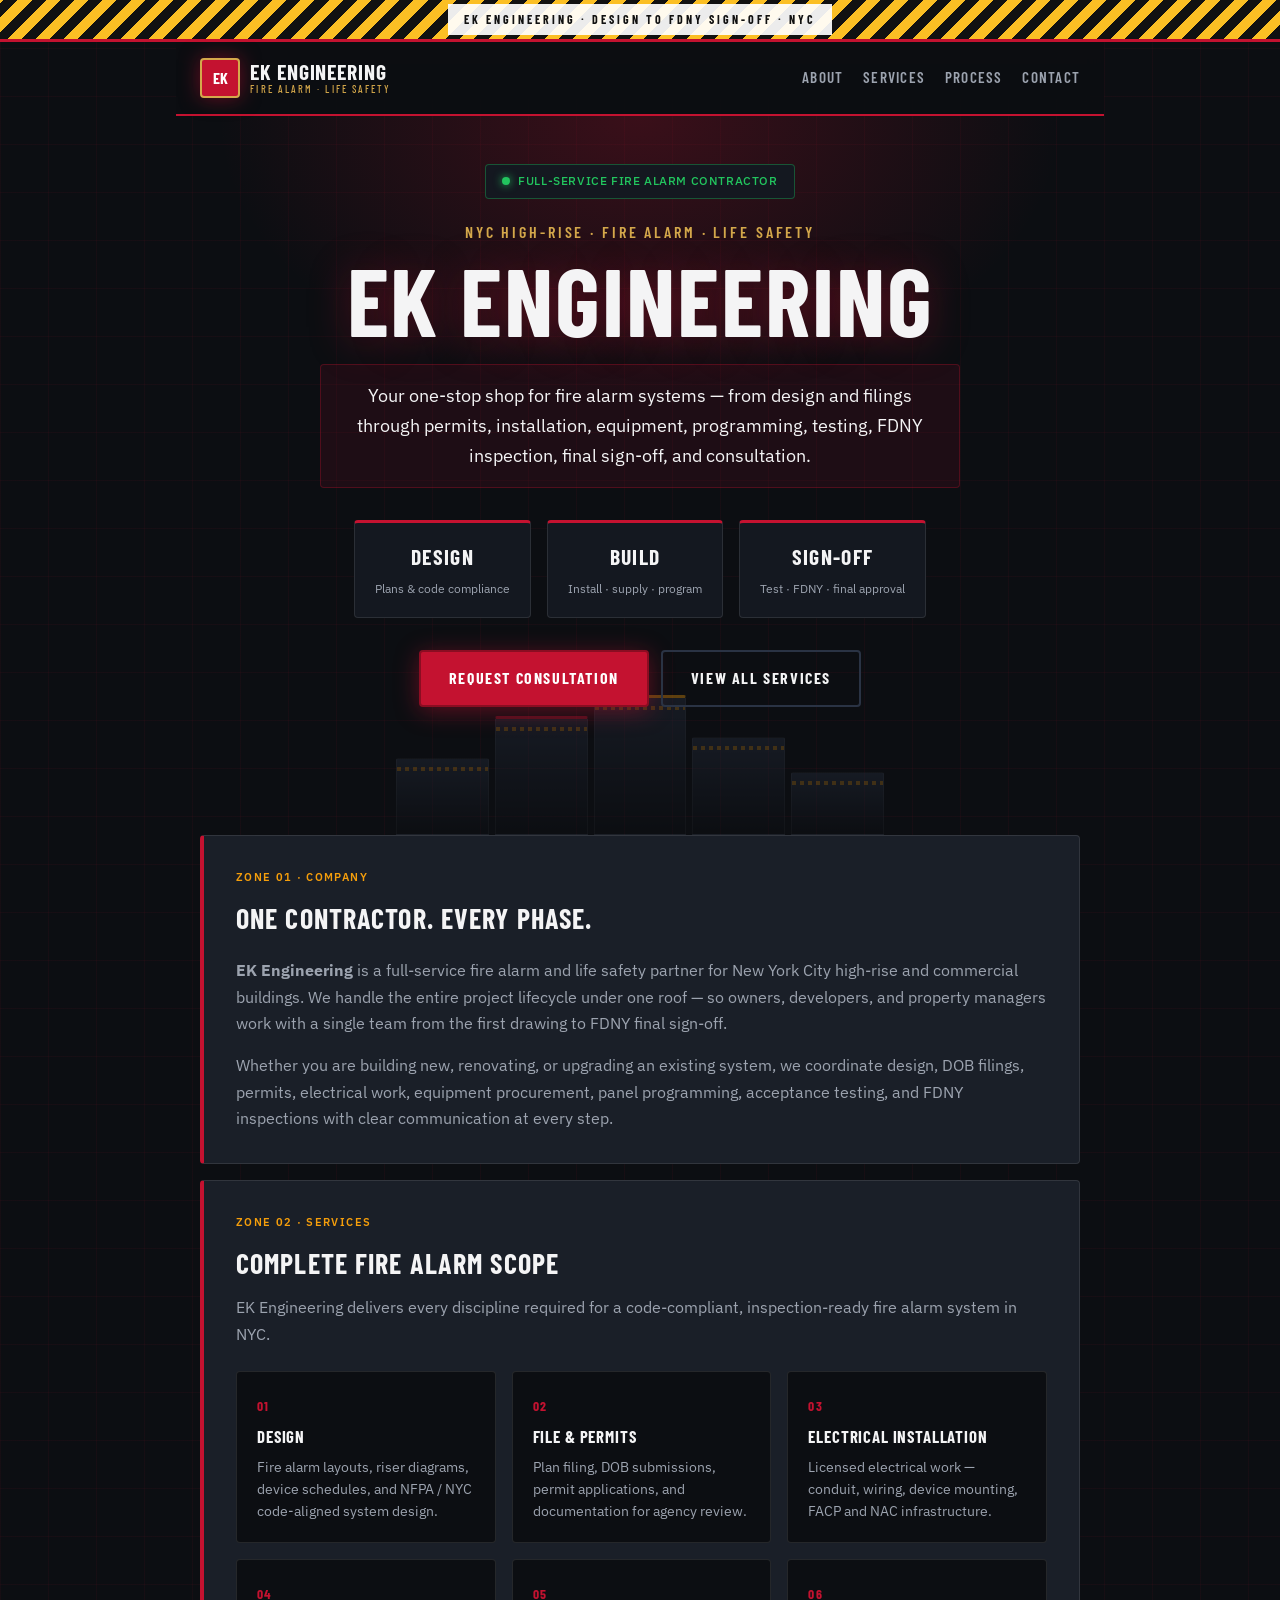
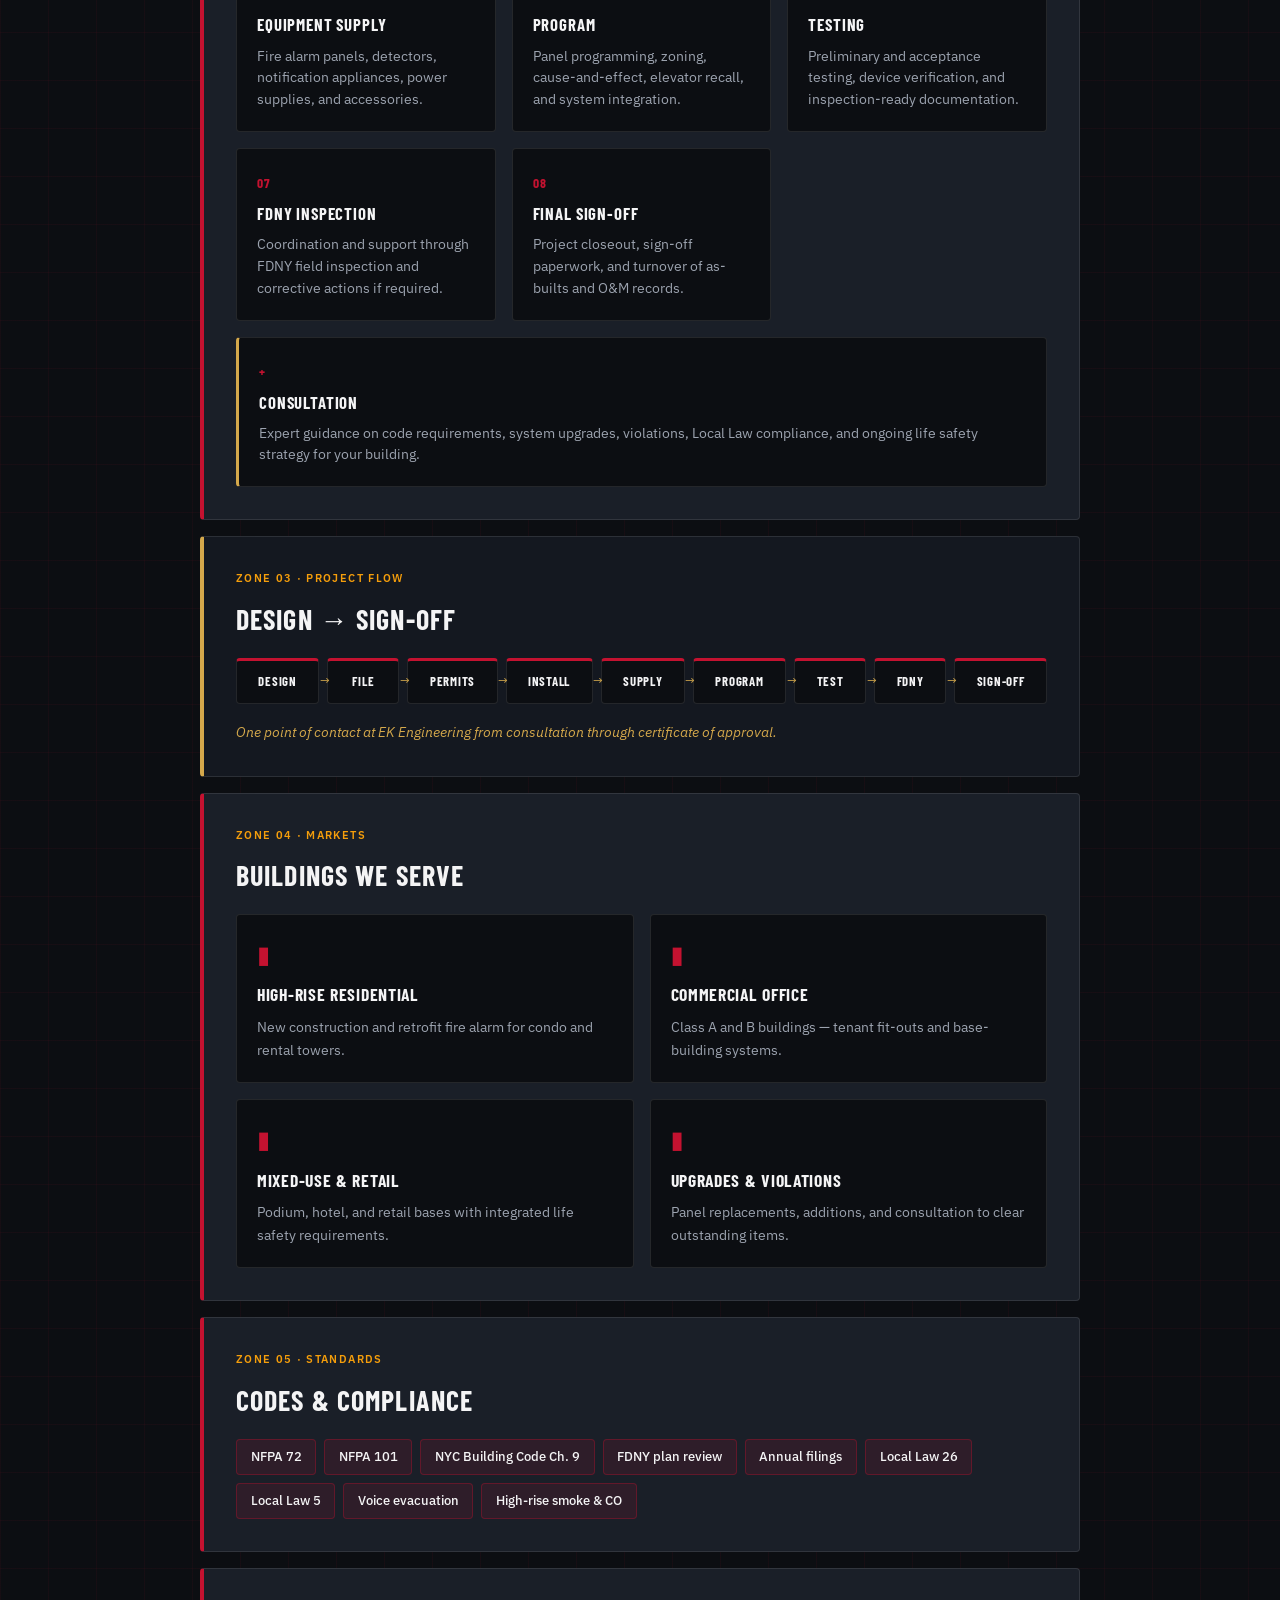
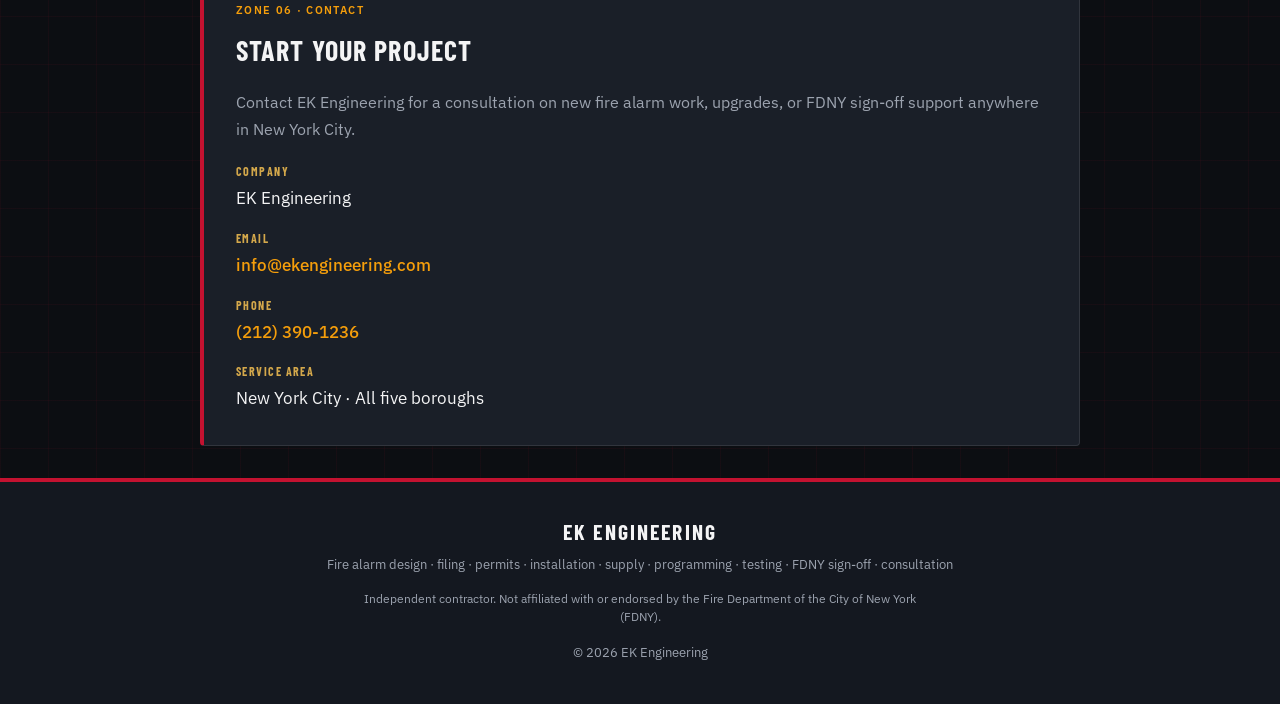
<file: index.html>
<!DOCTYPE html>
<html lang="en">
<head>
  <meta charset="UTF-8">
  <meta name="viewport" content="width=device-width, initial-scale=1.0">
  <title>EK Engineering · NYC Fire Alarm One-Stop Shop</title>
  <link rel="preconnect" href="https://fonts.googleapis.com">
  <link rel="preconnect" href="https://fonts.gstatic.com" crossorigin>
  <link href="https://fonts.googleapis.com/css2?family=Barlow+Condensed:wght@500;600;700&family=IBM+Plex+Sans:wght@400;500;600&display=swap" rel="stylesheet">
  <link rel="stylesheet" href="styles.css">
</head>
<body>
  <div class="alert-bar" aria-hidden="true">
    <span class="alert-bar-text">EK Engineering · Design to FDNY Sign-Off · NYC</span>
  </div>

  <nav class="nav">
    <a class="logo" href="#">
      <span class="logo-badge" aria-hidden="true">EK</span>
      <span class="logo-text">EK Engineering<small>Fire Alarm · Life Safety</small></span>
    </a>
    <div class="nav-links">
      <a href="#about">About</a>
      <a href="#services">Services</a>
      <a href="#process">Process</a>
      <a href="#contact">Contact</a>
    </div>
  </nav>

  <header class="hero">
    <div class="panel-status">
      <span class="led led-ok" aria-hidden="true"></span>
      <span class="panel-status-text">Full-service fire alarm contractor</span>
    </div>

    <p class="eyebrow">NYC High-Rise · Fire Alarm · Life Safety</p>
    <h1>EK Engineering</h1>
    <p class="tagline tagline-highlight">
      Your one-stop shop for fire alarm systems — from design and filings
      through permits, installation, equipment, programming, testing, FDNY
      inspection, final sign-off, and consultation.
    </p>

    <ul class="hero-stats">
      <li>
        <strong>Design</strong>
        <span>Plans &amp; code compliance</span>
      </li>
      <li>
        <strong>Build</strong>
        <span>Install · supply · program</span>
      </li>
      <li>
        <strong>Sign-Off</strong>
        <span>Test · FDNY · final approval</span>
      </li>
    </ul>

    <div class="hero-actions">
      <a class="button button-primary" href="#contact">Request consultation</a>
      <a class="button button-ghost" href="#services">View all services</a>
    </div>

    <div class="skyline" aria-hidden="true">
      <div class="tower tower-a"></div>
      <div class="tower tower-b"></div>
      <div class="tower tower-c"></div>
      <div class="tower tower-d"></div>
      <div class="tower tower-e"></div>
    </div>
  </header>

  <main>
    <section id="about" class="card">
      <span class="section-label">Zone 01 · Company</span>
      <h2>One contractor. Every phase.</h2>
      <p>
        <strong>EK Engineering</strong> is a full-service fire alarm and life safety
        partner for New York City high-rise and commercial buildings. We handle
        the entire project lifecycle under one roof — so owners, developers, and
        property managers work with a single team from the first drawing to FDNY
        final sign-off.
      </p>
      <p>
        Whether you are building new, renovating, or upgrading an existing system,
        we coordinate design, DOB filings, permits, electrical work, equipment
        procurement, panel programming, acceptance testing, and FDNY inspections
        with clear communication at every step.
      </p>
    </section>

    <section id="services" class="card">
      <span class="section-label">Zone 02 · Services</span>
      <h2>Complete fire alarm scope</h2>
      <p class="section-intro">
        EK Engineering delivers every discipline required for a code-compliant,
        inspection-ready fire alarm system in NYC.
      </p>
      <div class="services-grid">
        <article class="service">
          <span class="service-num">01</span>
          <h3>Design</h3>
          <p>Fire alarm layouts, riser diagrams, device schedules, and NFPA / NYC code-aligned system design.</p>
        </article>
        <article class="service">
          <span class="service-num">02</span>
          <h3>File &amp; permits</h3>
          <p>Plan filing, DOB submissions, permit applications, and documentation for agency review.</p>
        </article>
        <article class="service">
          <span class="service-num">03</span>
          <h3>Electrical installation</h3>
          <p>Licensed electrical work — conduit, wiring, device mounting, FACP and NAC infrastructure.</p>
        </article>
        <article class="service">
          <span class="service-num">04</span>
          <h3>Equipment supply</h3>
          <p>Fire alarm panels, detectors, notification appliances, power supplies, and accessories.</p>
        </article>
        <article class="service">
          <span class="service-num">05</span>
          <h3>Program</h3>
          <p>Panel programming, zoning, cause-and-effect, elevator recall, and system integration.</p>
        </article>
        <article class="service">
          <span class="service-num">06</span>
          <h3>Testing</h3>
          <p>Preliminary and acceptance testing, device verification, and inspection-ready documentation.</p>
        </article>
        <article class="service">
          <span class="service-num">07</span>
          <h3>FDNY inspection</h3>
          <p>Coordination and support through FDNY field inspection and corrective actions if required.</p>
        </article>
        <article class="service">
          <span class="service-num">08</span>
          <h3>Final sign-off</h3>
          <p>Project closeout, sign-off paperwork, and turnover of as-builts and O&amp;M records.</p>
        </article>
        <article class="service service-wide">
          <span class="service-num">+</span>
          <h3>Consultation</h3>
          <p>Expert guidance on code requirements, system upgrades, violations, Local Law compliance, and ongoing life safety strategy for your building.</p>
        </article>
      </div>
    </section>

    <section id="process" class="card card-panel">
      <span class="section-label">Zone 03 · Project flow</span>
      <h2>Design → Sign-off</h2>
      <ol class="process-flow">
        <li><span>Design</span></li>
        <li><span>File</span></li>
        <li><span>Permits</span></li>
        <li><span>Install</span></li>
        <li><span>Supply</span></li>
        <li><span>Program</span></li>
        <li><span>Test</span></li>
        <li><span>FDNY</span></li>
        <li><span>Sign-off</span></li>
      </ol>
      <p class="process-note">
        One point of contact at EK Engineering from consultation through certificate of approval.
      </p>
    </section>

    <section id="buildings" class="card">
      <span class="section-label">Zone 04 · Markets</span>
      <h2>Buildings we serve</h2>
      <div class="project-grid">
        <article class="project">
          <span class="project-icon" aria-hidden="true">▮</span>
          <h3>High-rise residential</h3>
          <p>New construction and retrofit fire alarm for condo and rental towers.</p>
        </article>
        <article class="project">
          <span class="project-icon" aria-hidden="true">▮</span>
          <h3>Commercial office</h3>
          <p>Class A and B buildings — tenant fit-outs and base-building systems.</p>
        </article>
        <article class="project">
          <span class="project-icon" aria-hidden="true">▮</span>
          <h3>Mixed-use &amp; retail</h3>
          <p>Podium, hotel, and retail bases with integrated life safety requirements.</p>
        </article>
        <article class="project">
          <span class="project-icon" aria-hidden="true">▮</span>
          <h3>Upgrades &amp; violations</h3>
          <p>Panel replacements, additions, and consultation to clear outstanding items.</p>
        </article>
      </div>
    </section>

    <section class="card">
      <span class="section-label">Zone 05 · Standards</span>
      <h2>Codes &amp; compliance</h2>
      <ul class="skill-tags">
        <li>NFPA 72</li>
        <li>NFPA 101</li>
        <li>NYC Building Code Ch. 9</li>
        <li>FDNY plan review</li>
        <li>Annual filings</li>
        <li>Local Law 26</li>
        <li>Local Law 5</li>
        <li>Voice evacuation</li>
        <li>High-rise smoke &amp; CO</li>
      </ul>
    </section>

    <section id="contact" class="card contact">
      <span class="section-label">Zone 06 · Contact</span>
      <h2>Start your project</h2>
      <p class="contact-intro">
        Contact EK Engineering for a consultation on new fire alarm work, upgrades,
        or FDNY sign-off support anywhere in New York City.
      </p>
      <p class="contact-line">
        <span class="contact-label">Company</span>
        <span class="contact-value">EK Engineering</span>
      </p>
      <p class="contact-line">
        <span class="contact-label">Email</span>
        <a href="mailto:info@ekengineering.com">info@ekengineering.com</a>
      </p>
      <p class="contact-line">
        <span class="contact-label">Phone</span>
        <a href="tel:+12123901236">(212) 390-1236</a>
      </p>
      <p class="contact-line">
        <span class="contact-label">Service area</span>
        <span class="contact-value">New York City · All five boroughs</span>
      </p>
    </section>
  </main>

  <footer>
    <p class="footer-brand">EK Engineering</p>
    <p class="footer-tagline">Fire alarm design · filing · permits · installation · supply · programming · testing · FDNY sign-off · consultation</p>
    <p class="footer-disclaimer">
      Independent contractor. Not affiliated with or endorsed by the Fire Department
      of the City of New York (FDNY).
    </p>
    <p>© 2026 EK Engineering</p>
  </footer>
</body>
</html>
</file>
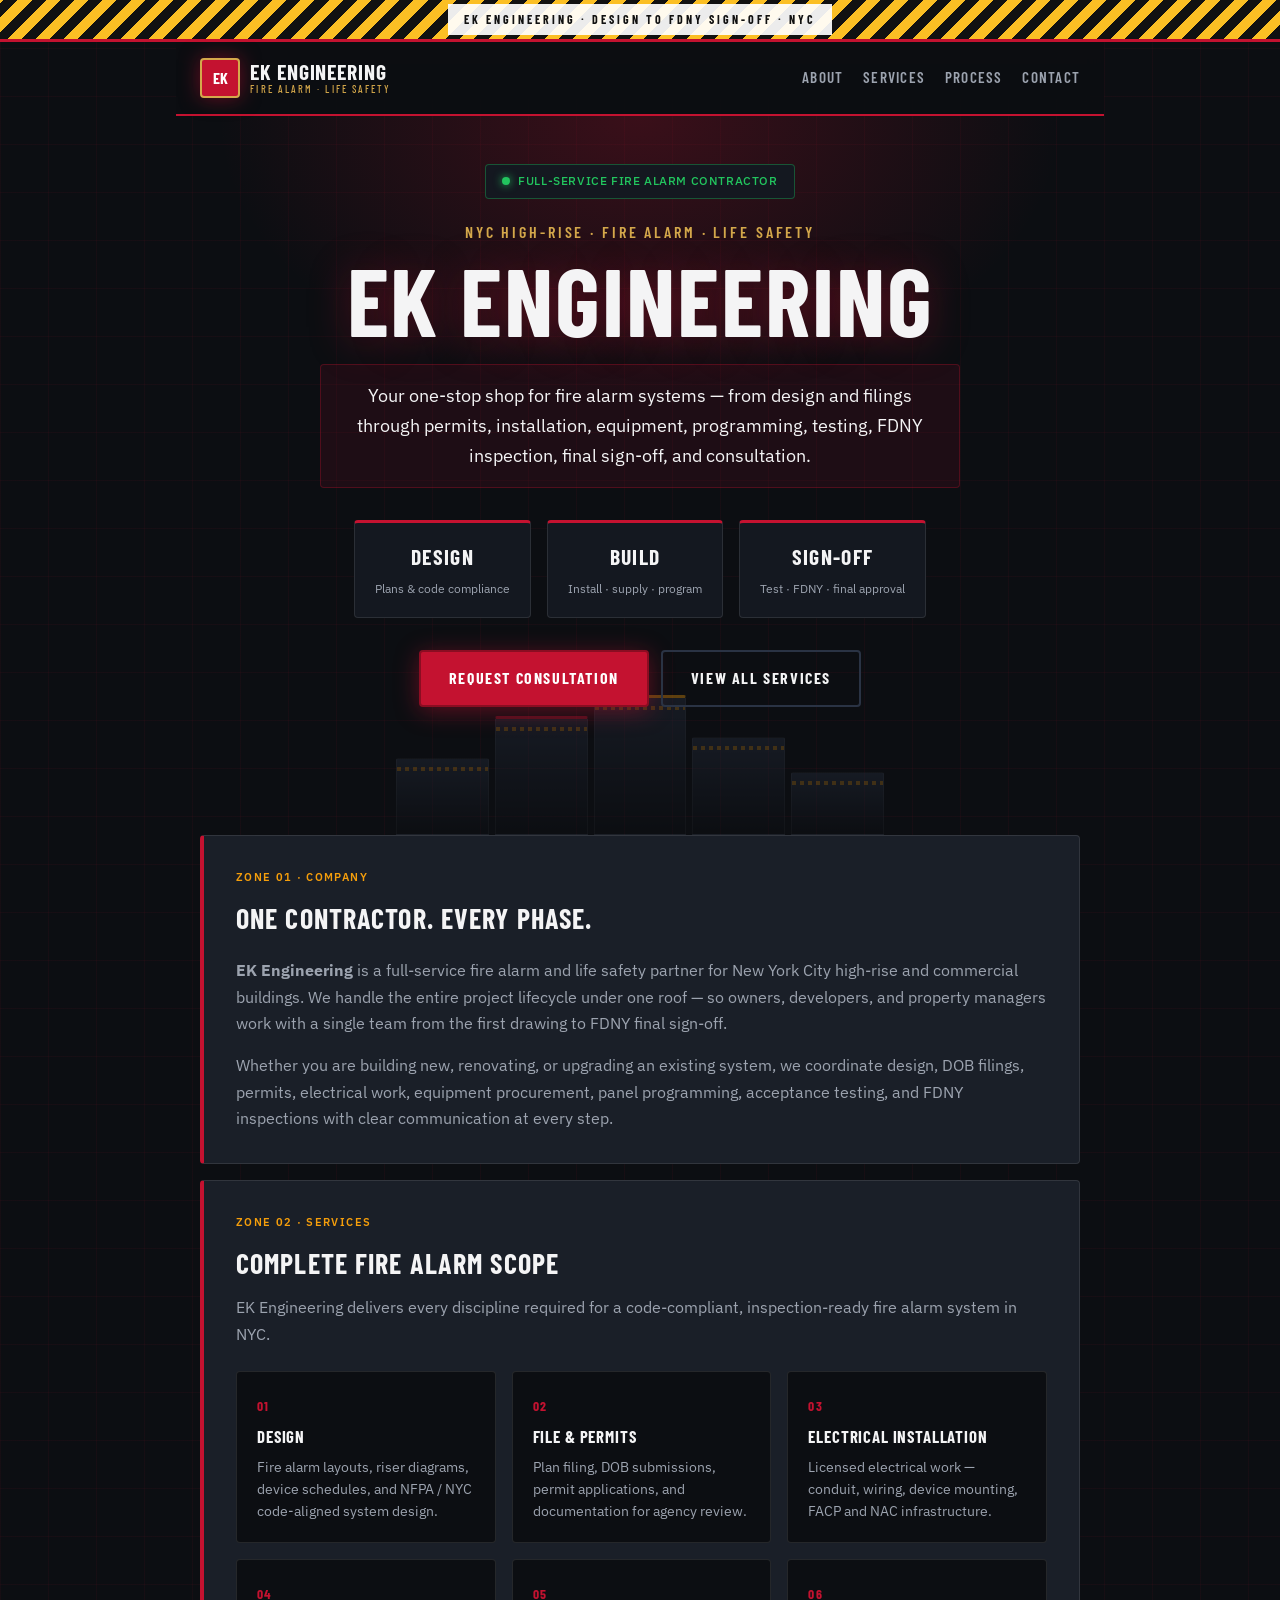
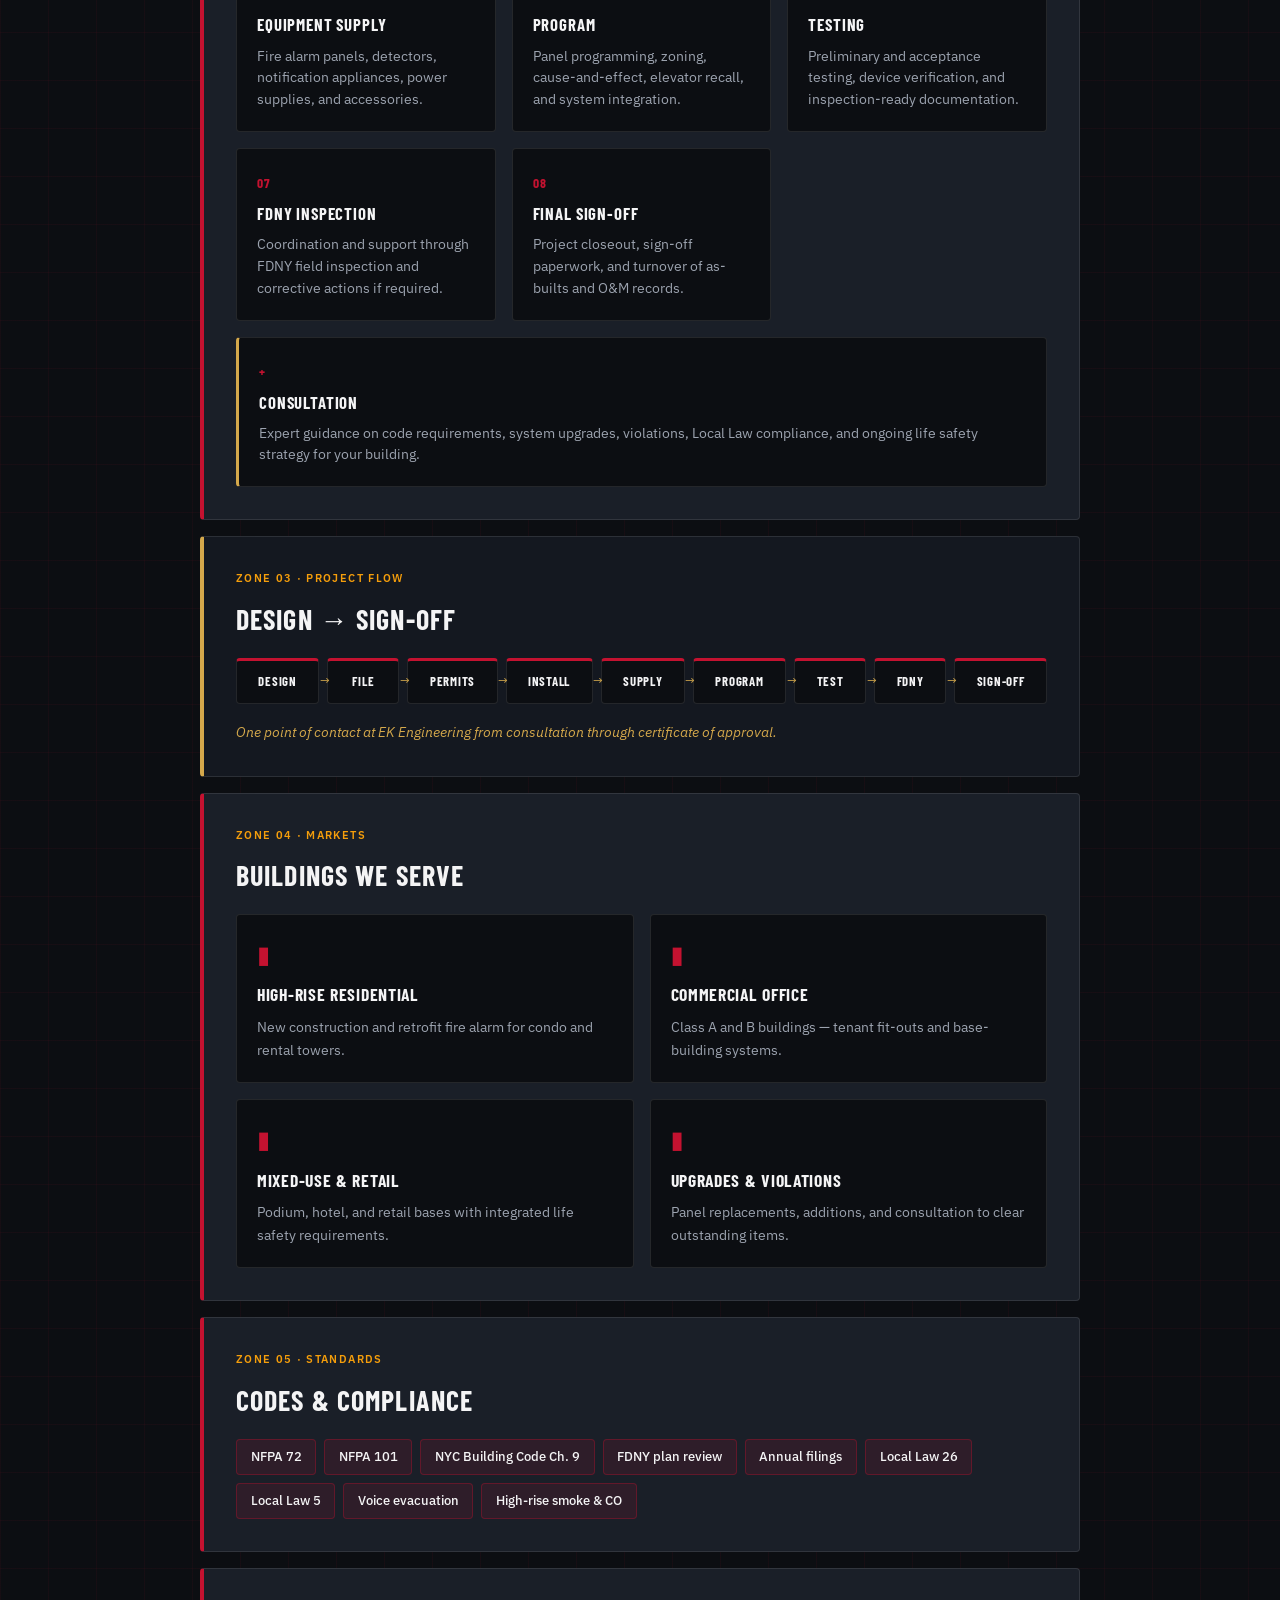
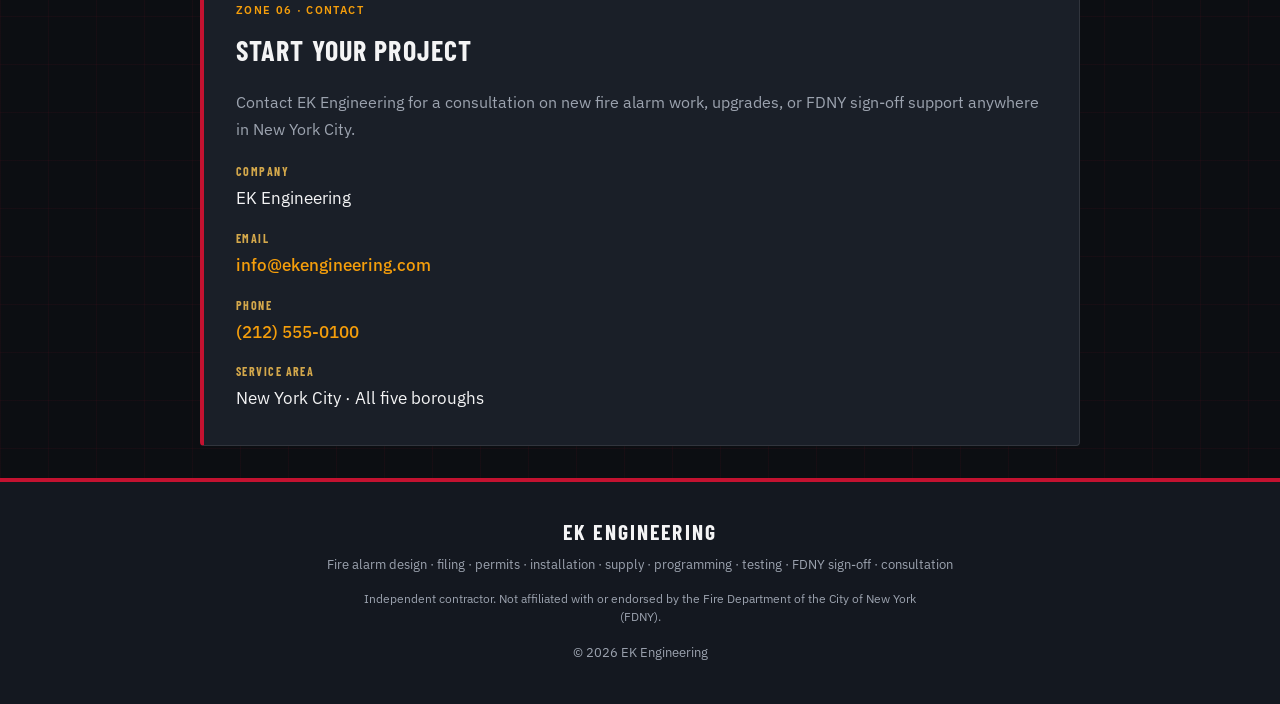
<file: my-personal-page/index.html>
<!DOCTYPE html>
<html lang="en">
<head>
  <meta charset="UTF-8">
  <meta name="viewport" content="width=device-width, initial-scale=1.0">
  <title>EK Engineering · NYC Fire Alarm One-Stop Shop</title>
  <link rel="preconnect" href="https://fonts.googleapis.com">
  <link rel="preconnect" href="https://fonts.gstatic.com" crossorigin>
  <link href="https://fonts.googleapis.com/css2?family=Barlow+Condensed:wght@500;600;700&family=IBM+Plex+Sans:wght@400;500;600&display=swap" rel="stylesheet">
  <link rel="stylesheet" href="styles.css">
</head>
<body>
  <div class="alert-bar" aria-hidden="true">
    <span class="alert-bar-text">EK Engineering · Design to FDNY Sign-Off · NYC</span>
  </div>

  <nav class="nav">
    <a class="logo" href="#">
      <span class="logo-badge" aria-hidden="true">EK</span>
      <span class="logo-text">EK Engineering<small>Fire Alarm · Life Safety</small></span>
    </a>
    <div class="nav-links">
      <a href="#about">About</a>
      <a href="#services">Services</a>
      <a href="#process">Process</a>
      <a href="#contact">Contact</a>
    </div>
  </nav>

  <header class="hero">
    <div class="panel-status">
      <span class="led led-ok" aria-hidden="true"></span>
      <span class="panel-status-text">Full-service fire alarm contractor</span>
    </div>

    <p class="eyebrow">NYC High-Rise · Fire Alarm · Life Safety</p>
    <h1>EK Engineering</h1>
    <p class="tagline tagline-highlight">
      Your one-stop shop for fire alarm systems — from design and filings
      through permits, installation, equipment, programming, testing, FDNY
      inspection, final sign-off, and consultation.
    </p>

    <ul class="hero-stats">
      <li>
        <strong>Design</strong>
        <span>Plans &amp; code compliance</span>
      </li>
      <li>
        <strong>Build</strong>
        <span>Install · supply · program</span>
      </li>
      <li>
        <strong>Sign-Off</strong>
        <span>Test · FDNY · final approval</span>
      </li>
    </ul>

    <div class="hero-actions">
      <a class="button button-primary" href="#contact">Request consultation</a>
      <a class="button button-ghost" href="#services">View all services</a>
    </div>

    <div class="skyline" aria-hidden="true">
      <div class="tower tower-a"></div>
      <div class="tower tower-b"></div>
      <div class="tower tower-c"></div>
      <div class="tower tower-d"></div>
      <div class="tower tower-e"></div>
    </div>
  </header>

  <main>
    <section id="about" class="card">
      <span class="section-label">Zone 01 · Company</span>
      <h2>One contractor. Every phase.</h2>
      <p>
        <strong>EK Engineering</strong> is a full-service fire alarm and life safety
        partner for New York City high-rise and commercial buildings. We handle
        the entire project lifecycle under one roof — so owners, developers, and
        property managers work with a single team from the first drawing to FDNY
        final sign-off.
      </p>
      <p>
        Whether you are building new, renovating, or upgrading an existing system,
        we coordinate design, DOB filings, permits, electrical work, equipment
        procurement, panel programming, acceptance testing, and FDNY inspections
        with clear communication at every step.
      </p>
    </section>

    <section id="services" class="card">
      <span class="section-label">Zone 02 · Services</span>
      <h2>Complete fire alarm scope</h2>
      <p class="section-intro">
        EK Engineering delivers every discipline required for a code-compliant,
        inspection-ready fire alarm system in NYC.
      </p>
      <div class="services-grid">
        <article class="service">
          <span class="service-num">01</span>
          <h3>Design</h3>
          <p>Fire alarm layouts, riser diagrams, device schedules, and NFPA / NYC code-aligned system design.</p>
        </article>
        <article class="service">
          <span class="service-num">02</span>
          <h3>File &amp; permits</h3>
          <p>Plan filing, DOB submissions, permit applications, and documentation for agency review.</p>
        </article>
        <article class="service">
          <span class="service-num">03</span>
          <h3>Electrical installation</h3>
          <p>Licensed electrical work — conduit, wiring, device mounting, FACP and NAC infrastructure.</p>
        </article>
        <article class="service">
          <span class="service-num">04</span>
          <h3>Equipment supply</h3>
          <p>Fire alarm panels, detectors, notification appliances, power supplies, and accessories.</p>
        </article>
        <article class="service">
          <span class="service-num">05</span>
          <h3>Program</h3>
          <p>Panel programming, zoning, cause-and-effect, elevator recall, and system integration.</p>
        </article>
        <article class="service">
          <span class="service-num">06</span>
          <h3>Testing</h3>
          <p>Preliminary and acceptance testing, device verification, and inspection-ready documentation.</p>
        </article>
        <article class="service">
          <span class="service-num">07</span>
          <h3>FDNY inspection</h3>
          <p>Coordination and support through FDNY field inspection and corrective actions if required.</p>
        </article>
        <article class="service">
          <span class="service-num">08</span>
          <h3>Final sign-off</h3>
          <p>Project closeout, sign-off paperwork, and turnover of as-builts and O&amp;M records.</p>
        </article>
        <article class="service service-wide">
          <span class="service-num">+</span>
          <h3>Consultation</h3>
          <p>Expert guidance on code requirements, system upgrades, violations, Local Law compliance, and ongoing life safety strategy for your building.</p>
        </article>
      </div>
    </section>

    <section id="process" class="card card-panel">
      <span class="section-label">Zone 03 · Project flow</span>
      <h2>Design → Sign-off</h2>
      <ol class="process-flow">
        <li><span>Design</span></li>
        <li><span>File</span></li>
        <li><span>Permits</span></li>
        <li><span>Install</span></li>
        <li><span>Supply</span></li>
        <li><span>Program</span></li>
        <li><span>Test</span></li>
        <li><span>FDNY</span></li>
        <li><span>Sign-off</span></li>
      </ol>
      <p class="process-note">
        One point of contact at EK Engineering from consultation through certificate of approval.
      </p>
    </section>

    <section id="buildings" class="card">
      <span class="section-label">Zone 04 · Markets</span>
      <h2>Buildings we serve</h2>
      <div class="project-grid">
        <article class="project">
          <span class="project-icon" aria-hidden="true">▮</span>
          <h3>High-rise residential</h3>
          <p>New construction and retrofit fire alarm for condo and rental towers.</p>
        </article>
        <article class="project">
          <span class="project-icon" aria-hidden="true">▮</span>
          <h3>Commercial office</h3>
          <p>Class A and B buildings — tenant fit-outs and base-building systems.</p>
        </article>
        <article class="project">
          <span class="project-icon" aria-hidden="true">▮</span>
          <h3>Mixed-use &amp; retail</h3>
          <p>Podium, hotel, and retail bases with integrated life safety requirements.</p>
        </article>
        <article class="project">
          <span class="project-icon" aria-hidden="true">▮</span>
          <h3>Upgrades &amp; violations</h3>
          <p>Panel replacements, additions, and consultation to clear outstanding items.</p>
        </article>
      </div>
    </section>

    <section class="card">
      <span class="section-label">Zone 05 · Standards</span>
      <h2>Codes &amp; compliance</h2>
      <ul class="skill-tags">
        <li>NFPA 72</li>
        <li>NFPA 101</li>
        <li>NYC Building Code Ch. 9</li>
        <li>FDNY plan review</li>
        <li>Annual filings</li>
        <li>Local Law 26</li>
        <li>Local Law 5</li>
        <li>Voice evacuation</li>
        <li>High-rise smoke &amp; CO</li>
      </ul>
    </section>

    <section id="contact" class="card contact">
      <span class="section-label">Zone 06 · Contact</span>
      <h2>Start your project</h2>
      <p class="contact-intro">
        Contact EK Engineering for a consultation on new fire alarm work, upgrades,
        or FDNY sign-off support anywhere in New York City.
      </p>
      <p class="contact-line">
        <span class="contact-label">Company</span>
        <span class="contact-value">EK Engineering</span>
      </p>
      <p class="contact-line">
        <span class="contact-label">Email</span>
        <a href="mailto:info@ekengineering.com">info@ekengineering.com</a>
      </p>
      <p class="contact-line">
        <span class="contact-label">Phone</span>
        <a href="tel:+12125550100">(212) 555-0100</a>
      </p>
      <p class="contact-line">
        <span class="contact-label">Service area</span>
        <span class="contact-value">New York City · All five boroughs</span>
      </p>
    </section>
  </main>

  <footer>
    <p class="footer-brand">EK Engineering</p>
    <p class="footer-tagline">Fire alarm design · filing · permits · installation · supply · programming · testing · FDNY sign-off · consultation</p>
    <p class="footer-disclaimer">
      Independent contractor. Not affiliated with or endorsed by the Fire Department
      of the City of New York (FDNY).
    </p>
    <p>© 2026 EK Engineering</p>
  </footer>
</body>
</html>
</file>
<file: styles.css>
/* FDNY-inspired life safety theme — NYC high-rise · fire alarm */

:root {
  --fdny-red: #c41230;
  --fdny-red-dark: #8b0d22;
  --gold: #d4a84b;
  --alarm-amber: #f59e0b;
  --bg: #0c0e12;
  --bg-panel: #141820;
  --bg-card: #1a1f28;
  --steel: #2a3344;
  --border: rgba(255, 255, 255, 0.1);
  --text: #f4f4f5;
  --text-muted: #9ca3af;
  --ok-green: #22c55e;
  --stripe-black: #111;
  --stripe-yellow: #fbbf24;
}

*,
*::before,
*::after {
  box-sizing: border-box;
}

html {
  scroll-behavior: smooth;
}

body {
  margin: 0;
  font-family: "IBM Plex Sans", system-ui, sans-serif;
  line-height: 1.65;
  color: var(--text);
  background-color: var(--bg);
  background-image:
    linear-gradient(rgba(196, 18, 48, 0.06) 1px, transparent 1px),
    linear-gradient(90deg, rgba(196, 18, 48, 0.06) 1px, transparent 1px);
  background-size: 48px 48px;
  min-height: 100vh;
}

/* Top caution stripe bar */
.alert-bar {
  background: repeating-linear-gradient(
    -45deg,
    var(--stripe-black),
    var(--stripe-black) 10px,
    var(--stripe-yellow) 10px,
    var(--stripe-yellow) 20px
  );
  padding: 4px 0;
  border-bottom: 3px solid var(--fdny-red);
}

.alert-bar-text {
  display: block;
  text-align: center;
  font-family: "Barlow Condensed", sans-serif;
  font-weight: 700;
  font-size: 0.75rem;
  letter-spacing: 0.25em;
  text-transform: uppercase;
  color: var(--stripe-black);
  background: rgba(255, 255, 255, 0.92);
  padding: 0.35rem 1rem;
  max-width: fit-content;
  margin: 0 auto;
}

/* Navigation */
.nav {
  display: flex;
  align-items: center;
  justify-content: space-between;
  max-width: 58rem;
  margin: 0 auto;
  padding: 1rem 1.5rem;
  position: sticky;
  top: 0;
  z-index: 20;
  background: rgba(12, 14, 18, 0.92);
  border-bottom: 2px solid var(--fdny-red);
  backdrop-filter: blur(10px);
}

.logo {
  display: flex;
  align-items: center;
  gap: 0.65rem;
  text-decoration: none;
  color: var(--text);
}

.logo-badge {
  display: grid;
  place-items: center;
  width: 2.5rem;
  height: 2.5rem;
  font-family: "Barlow Condensed", sans-serif;
  font-weight: 700;
  font-size: 1rem;
  background: var(--fdny-red);
  color: white;
  border: 2px solid var(--gold);
  border-radius: 4px;
  box-shadow: 0 0 20px rgba(196, 18, 48, 0.5);
}

.logo-text {
  font-family: "Barlow Condensed", sans-serif;
  font-weight: 700;
  font-size: 1.35rem;
  letter-spacing: 0.04em;
  text-transform: uppercase;
  line-height: 1.1;
}

.logo-text small {
  display: block;
  font-size: 0.65rem;
  font-weight: 500;
  letter-spacing: 0.2em;
  color: var(--gold);
}

.nav-links {
  display: flex;
  gap: 1.25rem;
}

.nav-links a {
  font-family: "Barlow Condensed", sans-serif;
  font-size: 0.95rem;
  font-weight: 600;
  letter-spacing: 0.08em;
  text-transform: uppercase;
  color: var(--text-muted);
  text-decoration: none;
  transition: color 0.2s ease;
}

.nav-links a:hover {
  color: var(--fdny-red);
}

/* Hero */
.hero {
  position: relative;
  text-align: center;
  padding: 3rem 1.5rem 8rem;
  max-width: 58rem;
  margin: 0 auto;
  overflow: hidden;
}

.hero::before {
  content: "";
  position: absolute;
  inset: 0;
  background: radial-gradient(ellipse 70% 60% at 50% 0%, rgba(196, 18, 48, 0.25), transparent 65%);
  pointer-events: none;
}

.hero > *:not(.skyline) {
  position: relative;
  z-index: 1;
}

.panel-status {
  display: inline-flex;
  align-items: center;
  gap: 0.5rem;
  margin-bottom: 1.25rem;
  padding: 0.4rem 1rem;
  font-family: "IBM Plex Sans", monospace;
  font-size: 0.75rem;
  font-weight: 500;
  letter-spacing: 0.05em;
  text-transform: uppercase;
  color: var(--ok-green);
  background: var(--bg-panel);
  border: 1px solid rgba(34, 197, 94, 0.35);
  border-radius: 4px;
}

.led {
  width: 8px;
  height: 8px;
  border-radius: 50%;
  box-shadow: 0 0 8px currentColor;
}

.led-ok {
  background: var(--ok-green);
  color: var(--ok-green);
  animation: pulse-led 2s ease-in-out infinite;
}

@keyframes pulse-led {
  0%, 100% { opacity: 1; }
  50% { opacity: 0.5; }
}

.eyebrow {
  margin: 0 0 0.5rem;
  font-family: "Barlow Condensed", sans-serif;
  font-size: 1rem;
  font-weight: 600;
  letter-spacing: 0.18em;
  text-transform: uppercase;
  color: var(--gold);
}

.hero h1 {
  margin: 0;
  font-family: "Barlow Condensed", sans-serif;
  font-size: clamp(3.5rem, 12vw, 6rem);
  font-weight: 700;
  letter-spacing: 0.02em;
  text-transform: uppercase;
  line-height: 0.95;
  color: var(--text);
  text-shadow: 0 4px 40px rgba(196, 18, 48, 0.4);
}

.tagline {
  margin: 1.25rem auto 2rem;
  max-width: 32rem;
  font-size: 1.05rem;
  color: var(--text-muted);
}

.tagline-highlight {
  max-width: 40rem;
  color: var(--text);
  font-size: 1.1rem;
  line-height: 1.7;
  padding: 1rem 1.25rem;
  background: rgba(196, 18, 48, 0.1);
  border: 1px solid rgba(196, 18, 48, 0.3);
  border-radius: 4px;
}

.section-intro {
  margin: -0.5rem 0 1.5rem !important;
}

.hero-stats {
  display: flex;
  flex-wrap: wrap;
  justify-content: center;
  gap: 1rem;
  list-style: none;
  margin: 0 0 2rem;
  padding: 0;
}

.hero-stats li {
  min-width: 7rem;
  padding: 1rem 1.25rem;
  background: var(--bg-panel);
  border: 1px solid var(--border);
  border-top: 3px solid var(--fdny-red);
  border-radius: 4px;
}

.hero-stats strong {
  display: block;
  font-family: "Barlow Condensed", sans-serif;
  font-size: 1.35rem;
  font-weight: 700;
  letter-spacing: 0.06em;
  text-transform: uppercase;
  color: var(--text);
}

.hero-stats span {
  font-size: 0.75rem;
  color: var(--text-muted);
}

.hero-actions {
  display: flex;
  flex-wrap: wrap;
  gap: 0.75rem;
  justify-content: center;
}

.button {
  display: inline-block;
  padding: 0.85rem 1.75rem;
  font-family: "Barlow Condensed", sans-serif;
  font-size: 1rem;
  font-weight: 700;
  letter-spacing: 0.1em;
  text-transform: uppercase;
  text-decoration: none;
  border-radius: 4px;
  transition: transform 0.2s ease, box-shadow 0.2s ease;
}

.button-primary {
  background: var(--fdny-red);
  color: white;
  border: 2px solid var(--fdny-red-dark);
  box-shadow: 0 4px 24px rgba(196, 18, 48, 0.45);
}

.button-primary:hover {
  transform: translateY(-2px);
  box-shadow: 0 8px 32px rgba(196, 18, 48, 0.55);
}

.button-ghost {
  background: transparent;
  color: var(--text);
  border: 2px solid var(--steel);
}

.button-ghost:hover {
  border-color: var(--gold);
  color: var(--gold);
}

/* CSS skyline */
.skyline {
  position: absolute;
  bottom: 0;
  left: 50%;
  transform: translateX(-50%);
  display: flex;
  align-items: flex-end;
  gap: 6px;
  width: min(100%, 520px);
  height: 140px;
  padding: 0 1rem;
  opacity: 0.35;
  z-index: 0;
}

.tower {
  flex: 1;
  background: linear-gradient(180deg, var(--steel) 0%, #0c0e12 100%);
  border: 1px solid rgba(255, 255, 255, 0.08);
  border-radius: 2px 2px 0 0;
}

.tower-a { height: 55%; }
.tower-b { height: 85%; border-top: 3px solid var(--fdny-red); }
.tower-c { height: 100%; border-top: 3px solid var(--alarm-amber); }
.tower-d { height: 70%; }
.tower-e { height: 45%; }

.tower::after {
  content: "";
  display: block;
  width: 100%;
  height: 4px;
  margin-top: 8px;
  background: repeating-linear-gradient(
    90deg,
    var(--alarm-amber) 0,
    var(--alarm-amber) 4px,
    transparent 4px,
    transparent 8px
  );
  opacity: 0.6;
}

/* Main */
main {
  max-width: 58rem;
  margin: 0 auto 2rem;
  padding: 0 1.5rem;
  display: flex;
  flex-direction: column;
  gap: 1rem;
}

.card {
  background: var(--bg-card);
  border: 1px solid var(--border);
  border-left: 4px solid var(--fdny-red);
  border-radius: 4px;
  padding: 2rem;
}

.card-panel {
  border-left-color: var(--gold);
  background: var(--bg-panel);
}

.section-label {
  display: block;
  font-family: "IBM Plex Sans", monospace;
  font-size: 0.7rem;
  font-weight: 600;
  letter-spacing: 0.12em;
  text-transform: uppercase;
  color: var(--alarm-amber);
  margin-bottom: 0.5rem;
}

.card h2 {
  margin: 0 0 1rem;
  font-family: "Barlow Condensed", sans-serif;
  font-size: 1.75rem;
  font-weight: 700;
  letter-spacing: 0.04em;
  text-transform: uppercase;
  color: var(--text);
}

.card p {
  margin: 0 0 1rem;
  color: var(--text-muted);
}

.card p:last-of-type {
  margin-bottom: 0;
}

/* Services grid */
.services-grid {
  display: grid;
  gap: 1rem;
}

@media (min-width: 520px) {
  .services-grid {
    grid-template-columns: 1fr 1fr;
  }
}

@media (min-width: 900px) {
  .services-grid {
    grid-template-columns: repeat(3, 1fr);
  }
}

.service {
  padding: 1.25rem;
  background: var(--bg);
  border: 1px solid var(--border);
  border-radius: 4px;
  transition: border-color 0.2s ease, transform 0.2s ease;
}

.service:hover {
  border-color: var(--fdny-red);
  transform: translateY(-2px);
}

.service-wide {
  grid-column: 1 / -1;
  border-left: 3px solid var(--gold);
}

.service-num {
  display: inline-block;
  font-family: "Barlow Condensed", sans-serif;
  font-size: 0.85rem;
  font-weight: 700;
  letter-spacing: 0.1em;
  color: var(--fdny-red);
  margin-bottom: 0.35rem;
}

.service h3 {
  margin: 0 0 0.4rem;
  font-family: "Barlow Condensed", sans-serif;
  font-size: 1.05rem;
  font-weight: 700;
  letter-spacing: 0.05em;
  text-transform: uppercase;
  color: var(--text);
}

.service p {
  margin: 0;
  font-size: 0.88rem;
  color: var(--text-muted);
  line-height: 1.55;
}

/* Process flow */
.process-flow {
  display: flex;
  flex-wrap: wrap;
  gap: 0.5rem;
  list-style: none;
  margin: 0 0 1rem;
  padding: 0;
  counter-reset: step;
}

.process-flow li {
  flex: 1 1 auto;
  min-width: 4.5rem;
  position: relative;
  counter-increment: step;
}

.process-flow li span {
  display: block;
  padding: 0.65rem 0.5rem;
  text-align: center;
  font-family: "Barlow Condensed", sans-serif;
  font-size: 0.8rem;
  font-weight: 700;
  letter-spacing: 0.06em;
  text-transform: uppercase;
  color: var(--text);
  background: var(--bg);
  border: 1px solid var(--border);
  border-top: 3px solid var(--fdny-red);
  border-radius: 4px;
}

.process-flow li:not(:last-child)::after {
  content: "→";
  position: absolute;
  right: -0.65rem;
  top: 50%;
  transform: translateY(-50%);
  font-size: 0.75rem;
  color: var(--gold);
  z-index: 1;
}

@media (max-width: 640px) {
  .process-flow li:not(:last-child)::after {
    display: none;
  }

  .process-flow li {
    min-width: calc(33% - 0.5rem);
  }
}

.process-note {
  margin: 0 !important;
  font-size: 0.9rem;
  font-style: italic;
  color: var(--gold) !important;
}

/* Tags */
.skill-tags {
  display: flex;
  flex-wrap: wrap;
  gap: 0.5rem;
  list-style: none;
  margin: 0;
  padding: 0;
}

.skill-tags li {
  padding: 0.4rem 0.85rem;
  font-size: 0.8rem;
  font-weight: 500;
  color: var(--text);
  background: rgba(196, 18, 48, 0.12);
  border: 1px solid rgba(196, 18, 48, 0.35);
  border-radius: 4px;
}

/* Projects */
.project-grid {
  display: grid;
  gap: 1rem;
}

@media (min-width: 560px) {
  .project-grid {
    grid-template-columns: 1fr 1fr;
  }
}

.project {
  padding: 1.25rem;
  background: var(--bg);
  border: 1px solid var(--border);
  border-radius: 4px;
  transition: border-color 0.2s ease;
}

.project:hover {
  border-color: var(--fdny-red);
}

.project-icon {
  display: block;
  font-size: 1.5rem;
  color: var(--fdny-red);
  margin-bottom: 0.35rem;
}

.project h3 {
  margin: 0 0 0.4rem;
  font-family: "Barlow Condensed", sans-serif;
  font-size: 1.1rem;
  font-weight: 700;
  letter-spacing: 0.04em;
  text-transform: uppercase;
  color: var(--text);
}

.project p {
  margin: 0;
  font-size: 0.88rem;
  color: var(--text-muted);
}

/* Panel readout */
.readout {
  margin: 0;
}

.readout-row {
  display: grid;
  grid-template-columns: 7rem 1fr;
  gap: 1rem;
  padding: 0.85rem 0;
  border-bottom: 1px dashed var(--border);
}

.readout-row:last-child {
  border-bottom: none;
}

.readout dt {
  font-family: "Barlow Condensed", sans-serif;
  font-weight: 700;
  font-size: 0.95rem;
  letter-spacing: 0.08em;
  text-transform: uppercase;
  color: var(--fdny-red);
}

.readout dd {
  margin: 0;
  font-family: "IBM Plex Sans", monospace;
  font-size: 0.85rem;
  color: var(--text-muted);
}

/* Contact */
.contact-intro {
  margin-bottom: 1.25rem !important;
}

.contact-line {
  display: flex;
  flex-direction: column;
  gap: 0.2rem;
  margin-bottom: 1rem;
}

.contact-label {
  font-family: "Barlow Condensed", sans-serif;
  font-size: 0.75rem;
  font-weight: 700;
  letter-spacing: 0.12em;
  text-transform: uppercase;
  color: var(--gold);
}

.contact-value {
  font-size: 1.05rem;
  color: var(--text);
}

a {
  color: var(--alarm-amber);
  text-decoration: none;
  font-weight: 500;
}

a:hover {
  color: var(--gold);
}

.contact a {
  font-size: 1.05rem;
}

/* Footer */
footer {
  text-align: center;
  padding: 2rem 1.5rem 2.5rem;
  background: var(--bg-panel);
  border-top: 4px solid var(--fdny-red);
}

.footer-brand {
  margin: 0 0 0.35rem;
  font-family: "Barlow Condensed", sans-serif;
  font-size: 1.35rem;
  font-weight: 700;
  letter-spacing: 0.1em;
  text-transform: uppercase;
  color: var(--text);
}

.footer-tagline {
  margin: 0 0 1rem;
  max-width: 42rem;
  margin-left: auto;
  margin-right: auto;
  font-size: 0.8rem;
  color: var(--text-muted);
  line-height: 1.5;
}

.footer-disclaimer {
  margin: 0 0 1rem;
  max-width: 36rem;
  margin-left: auto;
  margin-right: auto;
  font-size: 0.75rem;
  color: var(--text-muted);
  line-height: 1.5;
}

footer p:last-child {
  margin: 0;
  font-size: 0.8rem;
  color: var(--text-muted);
}

@media (max-width: 520px) {
  .nav-links {
    gap: 0.6rem;
  }

  .nav-links a {
    font-size: 0.8rem;
  }

  .readout-row {
    grid-template-columns: 1fr;
    gap: 0.25rem;
  }

  .card {
    padding: 1.5rem;
  }

  .logo-text small {
    display: none;
  }
}
</file>
<file: my-personal-page/styles.css>
/* FDNY-inspired life safety theme — NYC high-rise · fire alarm */

:root {
  --fdny-red: #c41230;
  --fdny-red-dark: #8b0d22;
  --gold: #d4a84b;
  --alarm-amber: #f59e0b;
  --bg: #0c0e12;
  --bg-panel: #141820;
  --bg-card: #1a1f28;
  --steel: #2a3344;
  --border: rgba(255, 255, 255, 0.1);
  --text: #f4f4f5;
  --text-muted: #9ca3af;
  --ok-green: #22c55e;
  --stripe-black: #111;
  --stripe-yellow: #fbbf24;
}

*,
*::before,
*::after {
  box-sizing: border-box;
}

html {
  scroll-behavior: smooth;
}

body {
  margin: 0;
  font-family: "IBM Plex Sans", system-ui, sans-serif;
  line-height: 1.65;
  color: var(--text);
  background-color: var(--bg);
  background-image:
    linear-gradient(rgba(196, 18, 48, 0.06) 1px, transparent 1px),
    linear-gradient(90deg, rgba(196, 18, 48, 0.06) 1px, transparent 1px);
  background-size: 48px 48px;
  min-height: 100vh;
}

/* Top caution stripe bar */
.alert-bar {
  background: repeating-linear-gradient(
    -45deg,
    var(--stripe-black),
    var(--stripe-black) 10px,
    var(--stripe-yellow) 10px,
    var(--stripe-yellow) 20px
  );
  padding: 4px 0;
  border-bottom: 3px solid var(--fdny-red);
}

.alert-bar-text {
  display: block;
  text-align: center;
  font-family: "Barlow Condensed", sans-serif;
  font-weight: 700;
  font-size: 0.75rem;
  letter-spacing: 0.25em;
  text-transform: uppercase;
  color: var(--stripe-black);
  background: rgba(255, 255, 255, 0.92);
  padding: 0.35rem 1rem;
  max-width: fit-content;
  margin: 0 auto;
}

/* Navigation */
.nav {
  display: flex;
  align-items: center;
  justify-content: space-between;
  max-width: 58rem;
  margin: 0 auto;
  padding: 1rem 1.5rem;
  position: sticky;
  top: 0;
  z-index: 20;
  background: rgba(12, 14, 18, 0.92);
  border-bottom: 2px solid var(--fdny-red);
  backdrop-filter: blur(10px);
}

.logo {
  display: flex;
  align-items: center;
  gap: 0.65rem;
  text-decoration: none;
  color: var(--text);
}

.logo-badge {
  display: grid;
  place-items: center;
  width: 2.5rem;
  height: 2.5rem;
  font-family: "Barlow Condensed", sans-serif;
  font-weight: 700;
  font-size: 1rem;
  background: var(--fdny-red);
  color: white;
  border: 2px solid var(--gold);
  border-radius: 4px;
  box-shadow: 0 0 20px rgba(196, 18, 48, 0.5);
}

.logo-text {
  font-family: "Barlow Condensed", sans-serif;
  font-weight: 700;
  font-size: 1.35rem;
  letter-spacing: 0.04em;
  text-transform: uppercase;
  line-height: 1.1;
}

.logo-text small {
  display: block;
  font-size: 0.65rem;
  font-weight: 500;
  letter-spacing: 0.2em;
  color: var(--gold);
}

.nav-links {
  display: flex;
  gap: 1.25rem;
}

.nav-links a {
  font-family: "Barlow Condensed", sans-serif;
  font-size: 0.95rem;
  font-weight: 600;
  letter-spacing: 0.08em;
  text-transform: uppercase;
  color: var(--text-muted);
  text-decoration: none;
  transition: color 0.2s ease;
}

.nav-links a:hover {
  color: var(--fdny-red);
}

/* Hero */
.hero {
  position: relative;
  text-align: center;
  padding: 3rem 1.5rem 8rem;
  max-width: 58rem;
  margin: 0 auto;
  overflow: hidden;
}

.hero::before {
  content: "";
  position: absolute;
  inset: 0;
  background: radial-gradient(ellipse 70% 60% at 50% 0%, rgba(196, 18, 48, 0.25), transparent 65%);
  pointer-events: none;
}

.hero > *:not(.skyline) {
  position: relative;
  z-index: 1;
}

.panel-status {
  display: inline-flex;
  align-items: center;
  gap: 0.5rem;
  margin-bottom: 1.25rem;
  padding: 0.4rem 1rem;
  font-family: "IBM Plex Sans", monospace;
  font-size: 0.75rem;
  font-weight: 500;
  letter-spacing: 0.05em;
  text-transform: uppercase;
  color: var(--ok-green);
  background: var(--bg-panel);
  border: 1px solid rgba(34, 197, 94, 0.35);
  border-radius: 4px;
}

.led {
  width: 8px;
  height: 8px;
  border-radius: 50%;
  box-shadow: 0 0 8px currentColor;
}

.led-ok {
  background: var(--ok-green);
  color: var(--ok-green);
  animation: pulse-led 2s ease-in-out infinite;
}

@keyframes pulse-led {
  0%, 100% { opacity: 1; }
  50% { opacity: 0.5; }
}

.eyebrow {
  margin: 0 0 0.5rem;
  font-family: "Barlow Condensed", sans-serif;
  font-size: 1rem;
  font-weight: 600;
  letter-spacing: 0.18em;
  text-transform: uppercase;
  color: var(--gold);
}

.hero h1 {
  margin: 0;
  font-family: "Barlow Condensed", sans-serif;
  font-size: clamp(3.5rem, 12vw, 6rem);
  font-weight: 700;
  letter-spacing: 0.02em;
  text-transform: uppercase;
  line-height: 0.95;
  color: var(--text);
  text-shadow: 0 4px 40px rgba(196, 18, 48, 0.4);
}

.tagline {
  margin: 1.25rem auto 2rem;
  max-width: 32rem;
  font-size: 1.05rem;
  color: var(--text-muted);
}

.tagline-highlight {
  max-width: 40rem;
  color: var(--text);
  font-size: 1.1rem;
  line-height: 1.7;
  padding: 1rem 1.25rem;
  background: rgba(196, 18, 48, 0.1);
  border: 1px solid rgba(196, 18, 48, 0.3);
  border-radius: 4px;
}

.section-intro {
  margin: -0.5rem 0 1.5rem !important;
}

.hero-stats {
  display: flex;
  flex-wrap: wrap;
  justify-content: center;
  gap: 1rem;
  list-style: none;
  margin: 0 0 2rem;
  padding: 0;
}

.hero-stats li {
  min-width: 7rem;
  padding: 1rem 1.25rem;
  background: var(--bg-panel);
  border: 1px solid var(--border);
  border-top: 3px solid var(--fdny-red);
  border-radius: 4px;
}

.hero-stats strong {
  display: block;
  font-family: "Barlow Condensed", sans-serif;
  font-size: 1.35rem;
  font-weight: 700;
  letter-spacing: 0.06em;
  text-transform: uppercase;
  color: var(--text);
}

.hero-stats span {
  font-size: 0.75rem;
  color: var(--text-muted);
}

.hero-actions {
  display: flex;
  flex-wrap: wrap;
  gap: 0.75rem;
  justify-content: center;
}

.button {
  display: inline-block;
  padding: 0.85rem 1.75rem;
  font-family: "Barlow Condensed", sans-serif;
  font-size: 1rem;
  font-weight: 700;
  letter-spacing: 0.1em;
  text-transform: uppercase;
  text-decoration: none;
  border-radius: 4px;
  transition: transform 0.2s ease, box-shadow 0.2s ease;
}

.button-primary {
  background: var(--fdny-red);
  color: white;
  border: 2px solid var(--fdny-red-dark);
  box-shadow: 0 4px 24px rgba(196, 18, 48, 0.45);
}

.button-primary:hover {
  transform: translateY(-2px);
  box-shadow: 0 8px 32px rgba(196, 18, 48, 0.55);
}

.button-ghost {
  background: transparent;
  color: var(--text);
  border: 2px solid var(--steel);
}

.button-ghost:hover {
  border-color: var(--gold);
  color: var(--gold);
}

/* CSS skyline */
.skyline {
  position: absolute;
  bottom: 0;
  left: 50%;
  transform: translateX(-50%);
  display: flex;
  align-items: flex-end;
  gap: 6px;
  width: min(100%, 520px);
  height: 140px;
  padding: 0 1rem;
  opacity: 0.35;
  z-index: 0;
}

.tower {
  flex: 1;
  background: linear-gradient(180deg, var(--steel) 0%, #0c0e12 100%);
  border: 1px solid rgba(255, 255, 255, 0.08);
  border-radius: 2px 2px 0 0;
}

.tower-a { height: 55%; }
.tower-b { height: 85%; border-top: 3px solid var(--fdny-red); }
.tower-c { height: 100%; border-top: 3px solid var(--alarm-amber); }
.tower-d { height: 70%; }
.tower-e { height: 45%; }

.tower::after {
  content: "";
  display: block;
  width: 100%;
  height: 4px;
  margin-top: 8px;
  background: repeating-linear-gradient(
    90deg,
    var(--alarm-amber) 0,
    var(--alarm-amber) 4px,
    transparent 4px,
    transparent 8px
  );
  opacity: 0.6;
}

/* Main */
main {
  max-width: 58rem;
  margin: 0 auto 2rem;
  padding: 0 1.5rem;
  display: flex;
  flex-direction: column;
  gap: 1rem;
}

.card {
  background: var(--bg-card);
  border: 1px solid var(--border);
  border-left: 4px solid var(--fdny-red);
  border-radius: 4px;
  padding: 2rem;
}

.card-panel {
  border-left-color: var(--gold);
  background: var(--bg-panel);
}

.section-label {
  display: block;
  font-family: "IBM Plex Sans", monospace;
  font-size: 0.7rem;
  font-weight: 600;
  letter-spacing: 0.12em;
  text-transform: uppercase;
  color: var(--alarm-amber);
  margin-bottom: 0.5rem;
}

.card h2 {
  margin: 0 0 1rem;
  font-family: "Barlow Condensed", sans-serif;
  font-size: 1.75rem;
  font-weight: 700;
  letter-spacing: 0.04em;
  text-transform: uppercase;
  color: var(--text);
}

.card p {
  margin: 0 0 1rem;
  color: var(--text-muted);
}

.card p:last-of-type {
  margin-bottom: 0;
}

/* Services grid */
.services-grid {
  display: grid;
  gap: 1rem;
}

@media (min-width: 520px) {
  .services-grid {
    grid-template-columns: 1fr 1fr;
  }
}

@media (min-width: 900px) {
  .services-grid {
    grid-template-columns: repeat(3, 1fr);
  }
}

.service {
  padding: 1.25rem;
  background: var(--bg);
  border: 1px solid var(--border);
  border-radius: 4px;
  transition: border-color 0.2s ease, transform 0.2s ease;
}

.service:hover {
  border-color: var(--fdny-red);
  transform: translateY(-2px);
}

.service-wide {
  grid-column: 1 / -1;
  border-left: 3px solid var(--gold);
}

.service-num {
  display: inline-block;
  font-family: "Barlow Condensed", sans-serif;
  font-size: 0.85rem;
  font-weight: 700;
  letter-spacing: 0.1em;
  color: var(--fdny-red);
  margin-bottom: 0.35rem;
}

.service h3 {
  margin: 0 0 0.4rem;
  font-family: "Barlow Condensed", sans-serif;
  font-size: 1.05rem;
  font-weight: 700;
  letter-spacing: 0.05em;
  text-transform: uppercase;
  color: var(--text);
}

.service p {
  margin: 0;
  font-size: 0.88rem;
  color: var(--text-muted);
  line-height: 1.55;
}

/* Process flow */
.process-flow {
  display: flex;
  flex-wrap: wrap;
  gap: 0.5rem;
  list-style: none;
  margin: 0 0 1rem;
  padding: 0;
  counter-reset: step;
}

.process-flow li {
  flex: 1 1 auto;
  min-width: 4.5rem;
  position: relative;
  counter-increment: step;
}

.process-flow li span {
  display: block;
  padding: 0.65rem 0.5rem;
  text-align: center;
  font-family: "Barlow Condensed", sans-serif;
  font-size: 0.8rem;
  font-weight: 700;
  letter-spacing: 0.06em;
  text-transform: uppercase;
  color: var(--text);
  background: var(--bg);
  border: 1px solid var(--border);
  border-top: 3px solid var(--fdny-red);
  border-radius: 4px;
}

.process-flow li:not(:last-child)::after {
  content: "→";
  position: absolute;
  right: -0.65rem;
  top: 50%;
  transform: translateY(-50%);
  font-size: 0.75rem;
  color: var(--gold);
  z-index: 1;
}

@media (max-width: 640px) {
  .process-flow li:not(:last-child)::after {
    display: none;
  }

  .process-flow li {
    min-width: calc(33% - 0.5rem);
  }
}

.process-note {
  margin: 0 !important;
  font-size: 0.9rem;
  font-style: italic;
  color: var(--gold) !important;
}

/* Tags */
.skill-tags {
  display: flex;
  flex-wrap: wrap;
  gap: 0.5rem;
  list-style: none;
  margin: 0;
  padding: 0;
}

.skill-tags li {
  padding: 0.4rem 0.85rem;
  font-size: 0.8rem;
  font-weight: 500;
  color: var(--text);
  background: rgba(196, 18, 48, 0.12);
  border: 1px solid rgba(196, 18, 48, 0.35);
  border-radius: 4px;
}

/* Projects */
.project-grid {
  display: grid;
  gap: 1rem;
}

@media (min-width: 560px) {
  .project-grid {
    grid-template-columns: 1fr 1fr;
  }
}

.project {
  padding: 1.25rem;
  background: var(--bg);
  border: 1px solid var(--border);
  border-radius: 4px;
  transition: border-color 0.2s ease;
}

.project:hover {
  border-color: var(--fdny-red);
}

.project-icon {
  display: block;
  font-size: 1.5rem;
  color: var(--fdny-red);
  margin-bottom: 0.35rem;
}

.project h3 {
  margin: 0 0 0.4rem;
  font-family: "Barlow Condensed", sans-serif;
  font-size: 1.1rem;
  font-weight: 700;
  letter-spacing: 0.04em;
  text-transform: uppercase;
  color: var(--text);
}

.project p {
  margin: 0;
  font-size: 0.88rem;
  color: var(--text-muted);
}

/* Panel readout */
.readout {
  margin: 0;
}

.readout-row {
  display: grid;
  grid-template-columns: 7rem 1fr;
  gap: 1rem;
  padding: 0.85rem 0;
  border-bottom: 1px dashed var(--border);
}

.readout-row:last-child {
  border-bottom: none;
}

.readout dt {
  font-family: "Barlow Condensed", sans-serif;
  font-weight: 700;
  font-size: 0.95rem;
  letter-spacing: 0.08em;
  text-transform: uppercase;
  color: var(--fdny-red);
}

.readout dd {
  margin: 0;
  font-family: "IBM Plex Sans", monospace;
  font-size: 0.85rem;
  color: var(--text-muted);
}

/* Contact */
.contact-intro {
  margin-bottom: 1.25rem !important;
}

.contact-line {
  display: flex;
  flex-direction: column;
  gap: 0.2rem;
  margin-bottom: 1rem;
}

.contact-label {
  font-family: "Barlow Condensed", sans-serif;
  font-size: 0.75rem;
  font-weight: 700;
  letter-spacing: 0.12em;
  text-transform: uppercase;
  color: var(--gold);
}

.contact-value {
  font-size: 1.05rem;
  color: var(--text);
}

a {
  color: var(--alarm-amber);
  text-decoration: none;
  font-weight: 500;
}

a:hover {
  color: var(--gold);
}

.contact a {
  font-size: 1.05rem;
}

/* Footer */
footer {
  text-align: center;
  padding: 2rem 1.5rem 2.5rem;
  background: var(--bg-panel);
  border-top: 4px solid var(--fdny-red);
}

.footer-brand {
  margin: 0 0 0.35rem;
  font-family: "Barlow Condensed", sans-serif;
  font-size: 1.35rem;
  font-weight: 700;
  letter-spacing: 0.1em;
  text-transform: uppercase;
  color: var(--text);
}

.footer-tagline {
  margin: 0 0 1rem;
  max-width: 42rem;
  margin-left: auto;
  margin-right: auto;
  font-size: 0.8rem;
  color: var(--text-muted);
  line-height: 1.5;
}

.footer-disclaimer {
  margin: 0 0 1rem;
  max-width: 36rem;
  margin-left: auto;
  margin-right: auto;
  font-size: 0.75rem;
  color: var(--text-muted);
  line-height: 1.5;
}

footer p:last-child {
  margin: 0;
  font-size: 0.8rem;
  color: var(--text-muted);
}

@media (max-width: 520px) {
  .nav-links {
    gap: 0.6rem;
  }

  .nav-links a {
    font-size: 0.8rem;
  }

  .readout-row {
    grid-template-columns: 1fr;
    gap: 0.25rem;
  }

  .card {
    padding: 1.5rem;
  }

  .logo-text small {
    display: none;
  }
}
</file>
